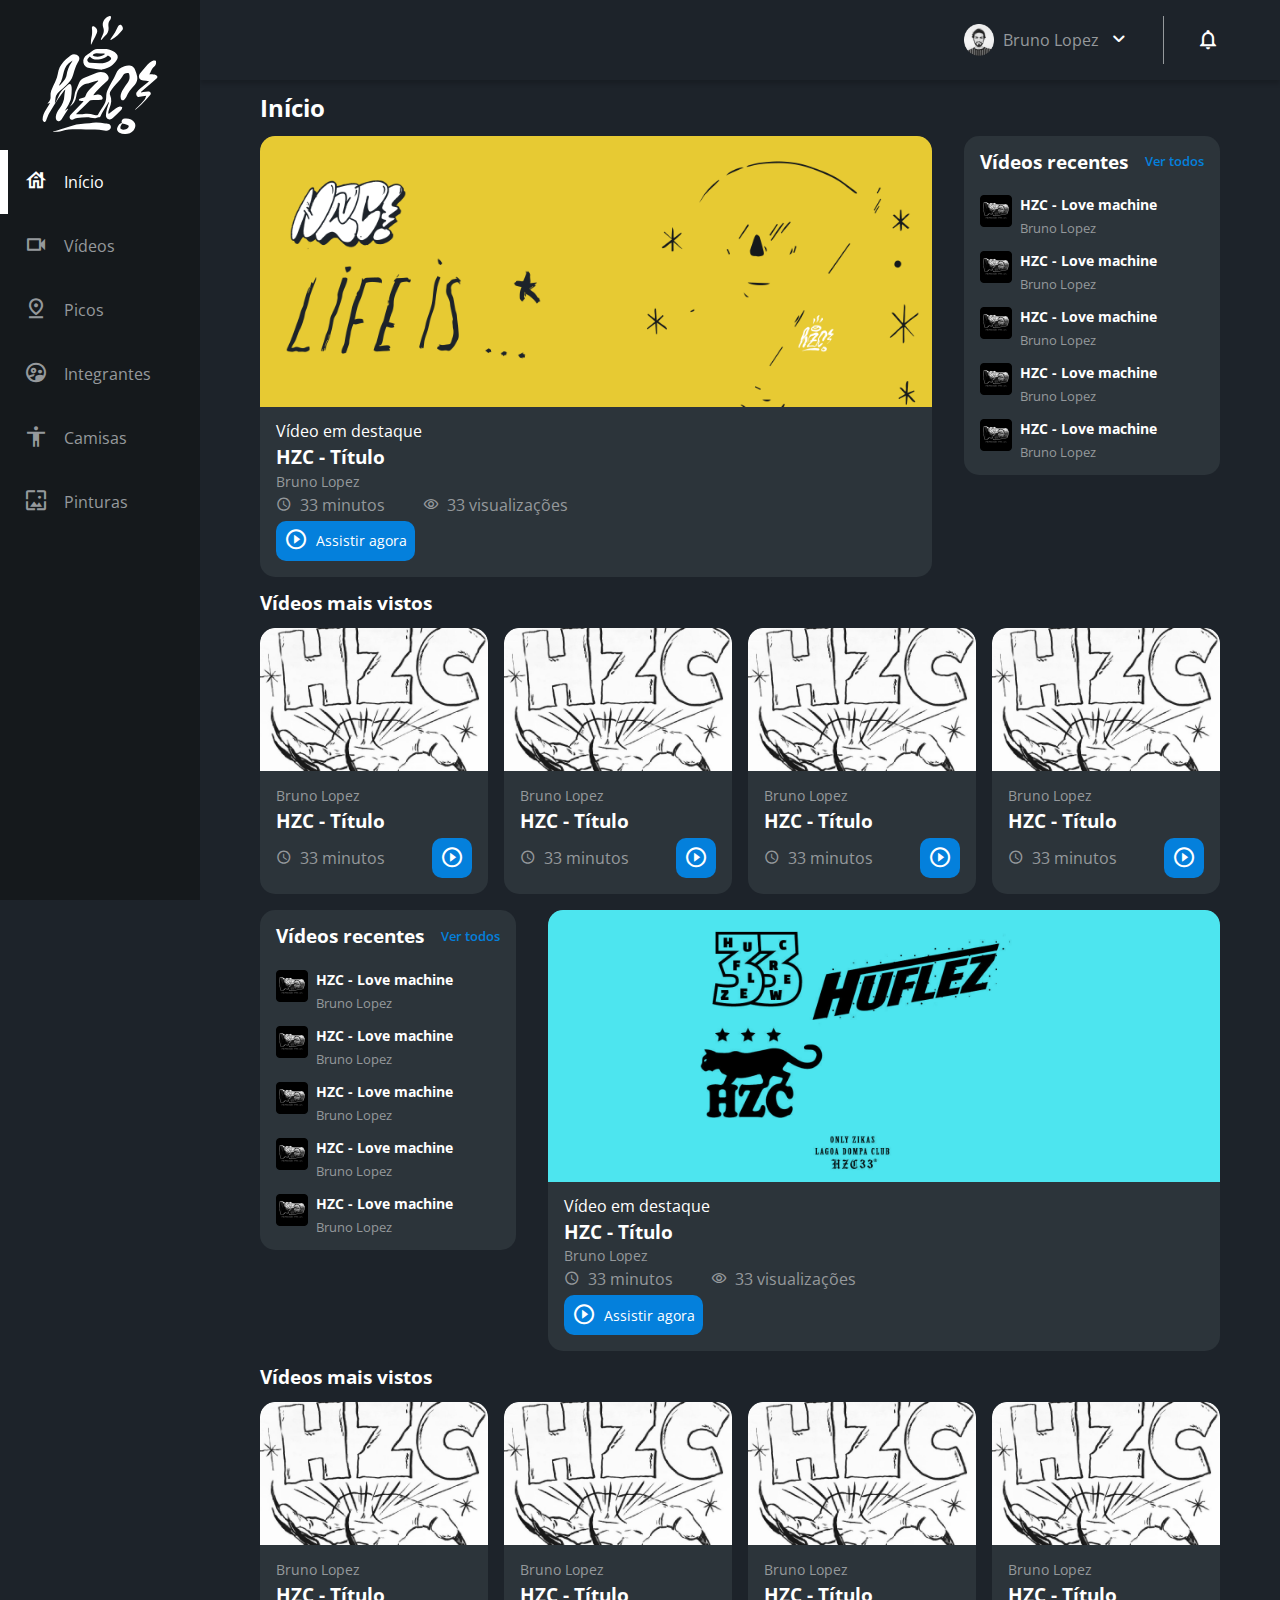
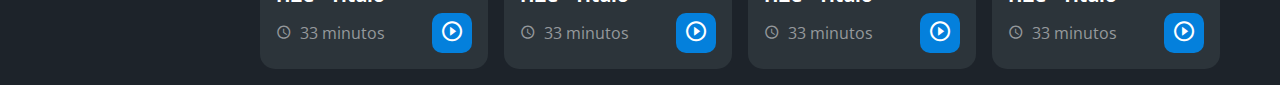
<file: index.html>
<!DOCTYPE html>
<html lang="pt-br">

<head>
    <meta charset="UTF-8">
    <meta http-equiv="X-UA-Compatible" content="IE=edge">
    <meta name="viewport" content="width=device-width, initial-scale=1.0">
    <title>HZC|Home</title>
    <link rel="preconnect" href="https://fonts.googleapis.com">
    <link rel="preconnect" href="https://fonts.gstatic.com" crossorigin>
    <link rel="stylesheet" href="https://fonts.googleapis.com/css2?family=Open+Sans:wght@400;600;700&display=swap">
    <link rel="stylesheet" href="assets/css/reset.css">
    <link rel="stylesheet" href="estilos.css">
</head>
<body>
    <header class="cabecalho">
        <button class="cabecalho__menu" aria-label="Menu"><i></i></button>
        <img src="assets/img/logo.svg" alt="Logotipo da HZC" class="cabecalho__logo">
        <p class="cabecalho__perfil">Bruno Lopez</p>
        <button class="cabecalho__notificacao" aria-label="Notificação"><i></i></button>
    </header>
    <nav class="menu-lateral">
        <img src="assets/img/logo.svg" alt="Logotipo da HZC" class="menu-lateral__logo">
        <a href="#" class="menu-lateral__link menu-lateral__link--inicio menu-lateral__link--ativo">Início</a>
        <a href="#" class="menu-lateral__link menu-lateral__link--videos">Vídeos</a>
        <a href="#" class="menu-lateral__link menu-lateral__link--picos">Picos</a>
        <a href="#" class="menu-lateral__link menu-lateral__link--integrantes">Integrantes</a>
        <a href="#" class="menu-lateral__link menu-lateral__link--camisas">Camisas</a>
        <a href="#" class="menu-lateral__link menu-lateral__link--pinturas">Pinturas</a>
    </nav>
    <main class="principal">
        <h2 class="titulo-pagina">Início</h2>
        <article class="cartao cartao--destaque destaque-video">
            <img src="assets/img/banner-mobile_1.png" alt="Banner do cartao" class="cartao__imagem cartao__imagem--mobile">
            <img src="assets/img/banner_1.png" alt="Banner do cartao" class="cartao__imagem cartao__imagem--desktop">
            <div class="cartao__conteudo">
                <p class="cartao__destaque">Vídeo em destaque</p>
                <h3 class="cartao__titulo">HZC - Título</h3>
                <p class="cartao__perfil">Bruno Lopez</p>
                <p class="cartao__info cartao__info--tempo">33 minutos</p>
                <p class="cartao__info cartao__info--visualizacao">33 visualizações</p>
                <button class="cartao__botao cartao__botao--play cartao__botao--destaque">Assistir agora</button>
            </div>
        </article>
        <article class="cartao cartao--recentes videos-recentes">
            <h3 class="cartao__titulo">Vídeos recentes</h3>
            <a href="#" class="cartao__link">Ver todos</a>
            <ul class="cartao__lista">
                <li class="cartao__item">
                    <img src="assets/img/miniatura_1.png" alt="Thumbnail" class="cartao__item-thumbnail">
                    <h4 class="cartao__item-titulo">HZC - Love machine</h4>
                    <p class="cartao__item-perfil">Bruno Lopez</p>
                </li>
                <li class="cartao__item">
                    <img src="assets/img/miniatura_1.png" alt="Thumbnail" class="cartao__item-thumbnail">
                    <h4 class="cartao__item-titulo">HZC - Love machine</h4>
                    <p class="cartao__item-perfil">Bruno Lopez</p>
                </li>
                <li class="cartao__item">
                    <img src="assets/img/miniatura_1.png" alt="Thumbnail" class="cartao__item-thumbnail">
                    <h4 class="cartao__item-titulo">HZC - Love machine</h4>
                    <p class="cartao__item-perfil">Bruno Lopez</p>
                </li>
                <li class="cartao__item">
                    <img src="assets/img/miniatura_1.png" alt="Thumbnail" class="cartao__item-thumbnail">
                    <h4 class="cartao__item-titulo">HZC - Love machine</h4>
                    <p class="cartao__item-perfil">Bruno Lopez</p>
                </li>
                <li class="cartao__item">
                    <img src="assets/img/miniatura_1.png" alt="Thumbnail" class="cartao__item-thumbnail">
                    <h4 class="cartao__item-titulo">HZC - Love machine</h4>
                    <p class="cartao__item-perfil">Bruno Lopez</p>
                </li>
            </ul>
        </article>
        <section class="secao secao-videos">
            <h3 class="titulo-secao">Vídeos mais vistos</h3>
            <article class="cartao">
                <img src="assets/img/video_1.png" alt="Vídeo" class="cartao__imagem">
                <div class="cartao__conteudo">
                    <p class="cartao__perfil">Bruno Lopez</p>
                    <h3 class="cartao__titulo">HZC - Título</h3>
                    <p class="cartao__info cartao__info--tempo">33 minutos</p>
                    <button class="cartao__botao cartao__botao--play" aria-label="Assistir agora"></button>
                </div>
            </article>
            <article class="cartao">
                <img src="assets/img/video_1.png" alt="Vídeo" class="cartao__imagem">
                <div class="cartao__conteudo">
                    <p class="cartao__perfil">Bruno Lopez</p>
                    <h3 class="cartao__titulo">HZC - Título</h3>
                    <p class="cartao__info cartao__info--tempo">33 minutos</p>
                    <button class="cartao__botao cartao__botao--play" aria-label="Assistir agora"></button>
                </div>
            </article>
            <article class="cartao">
                <img src="assets/img/video_1.png" alt="Vídeo" class="cartao__imagem">
                <div class="cartao__conteudo">
                    <p class="cartao__perfil">Bruno Lopez</p>
                    <h3 class="cartao__titulo">HZC - Título</h3>
                    <p class="cartao__info cartao__info--tempo">33 minutos</p>
                    <button class="cartao__botao cartao__botao--play" aria-label="Assistir agora"></button>
                </div>
            </article>
            <article class="cartao">
                <img src="assets/img/video_1.png" alt="Vídeo" class="cartao__imagem">
                <div class="cartao__conteudo">
                    <p class="cartao__perfil">Bruno Lopez</p>
                    <h3 class="cartao__titulo">HZC - Título</h3>
                    <p class="cartao__info cartao__info--tempo">33 minutos</p>
                    <button class="cartao__botao cartao__botao--play" aria-label="Assistir agora"></button>
                </div>
            </article>
        </section>
        <article class="cartao cartao--recentes produtos-recentes">
            <h3 class="cartao__titulo">Vídeos recentes</h3>
            <a href="#" class="cartao__link">Ver todos</a>
            <ul class="cartao__lista">
                <li class="cartao__item">
                    <img src="assets/img/miniatura_1.png" alt="Thumbnail" class="cartao__item-thumbnail">
                    <h4 class="cartao__item-titulo">HZC - Love machine</h4>
                    <p class="cartao__item-perfil">Bruno Lopez</p>
                </li>
                <li class="cartao__item">
                    <img src="assets/img/miniatura_1.png" alt="Thumbnail" class="cartao__item-thumbnail">
                    <h4 class="cartao__item-titulo">HZC - Love machine</h4>
                    <p class="cartao__item-perfil">Bruno Lopez</p>
                </li>
                <li class="cartao__item">
                    <img src="assets/img/miniatura_1.png" alt="Thumbnail" class="cartao__item-thumbnail">
                    <h4 class="cartao__item-titulo">HZC - Love machine</h4>
                    <p class="cartao__item-perfil">Bruno Lopez</p>
                </li>
                <li class="cartao__item">
                    <img src="assets/img/miniatura_1.png" alt="Thumbnail" class="cartao__item-thumbnail">
                    <h4 class="cartao__item-titulo">HZC - Love machine</h4>
                    <p class="cartao__item-perfil">Bruno Lopez</p>
                </li>
                <li class="cartao__item">
                    <img src="assets/img/miniatura_1.png" alt="Thumbnail" class="cartao__item-thumbnail">
                    <h4 class="cartao__item-titulo">HZC - Love machine</h4>
                    <p class="cartao__item-perfil">Bruno Lopez</p>
                </li>
            </ul>
        </article>
        <article class="cartao cartao--destaque destaque-produtos">
            <img src="assets/img/banner-mobile_2.png" alt="Banner do cartao" class="cartao__imagem cartao__imagem--mobile">
            <img src="assets/img/banner_2.png" alt="Banner do cartao" class="cartao__imagem cartao__imagem--desktop">
            <div class="cartao__conteudo">
                <p class="cartao__destaque">Vídeo em destaque</p>
                <h3 class="cartao__titulo">HZC - Título</h3>
                <p class="cartao__perfil">Bruno Lopez</p>
                <p class="cartao__info cartao__info--tempo">33 minutos</p>
                <p class="cartao__info cartao__info--visualizacao">33 visualizações</p>
                <button class="cartao__botao cartao__botao--play cartao__botao--destaque">Assistir agora</button>
            </div>
        </article>
        <section class="secao secao-produtos">
            <h3 class="titulo-secao">Vídeos mais vistos</h3>
            <article class="cartao">
                <img src="assets/img/video_1.png" alt="Vídeo" class="cartao__imagem">
                <div class="cartao__conteudo">
                    <p class="cartao__perfil">Bruno Lopez</p>
                    <h3 class="cartao__titulo">HZC - Título</h3>
                    <p class="cartao__info cartao__info--tempo">33 minutos</p>
                    <button class="cartao__botao cartao__botao--play" aria-label="Assistir agora"></button>
                </div>
            </article>
            <article class="cartao">
                <img src="assets/img/video_1.png" alt="Vídeo" class="cartao__imagem">
                <div class="cartao__conteudo">
                    <p class="cartao__perfil">Bruno Lopez</p>
                    <h3 class="cartao__titulo">HZC - Título</h3>
                    <p class="cartao__info cartao__info--tempo">33 minutos</p>
                    <button class="cartao__botao cartao__botao--play" aria-label="Assistir agora"></button>
                </div>
            </article>
            <article class="cartao">
                <img src="assets/img/video_1.png" alt="Vídeo" class="cartao__imagem">
                <div class="cartao__conteudo">
                    <p class="cartao__perfil">Bruno Lopez</p>
                    <h3 class="cartao__titulo">HZC - Título</h3>
                    <p class="cartao__info cartao__info--tempo">33 minutos</p>
                    <button class="cartao__botao cartao__botao--play" aria-label="Assistir agora"></button>
                </div>
            </article>
            <article class="cartao">
                <img src="assets/img/video_1.png" alt="Vídeo" class="cartao__imagem">
                <div class="cartao__conteudo">
                    <p class="cartao__perfil">Bruno Lopez</p>
                    <h3 class="cartao__titulo">HZC - Título</h3>
                    <p class="cartao__info cartao__info--tempo">33 minutos</p>
                    <button class="cartao__botao cartao__botao--play" aria-label="Assistir agora"></button>
                </div>
            </article>
        </section>
    </main>
    <script src="index.js"></script>
</body>
</file>
<file: estilos.css>
@font-face {
    font-family: 'icones';
    src: url(assets/font/icones.ttf);
}

body {
    background-color: #1D232A;
    font-family: 'Open Sans', 'icones', sans-serif;
    color: #FFFFFF;
}

@media screen and (min-width: 960px) {
    body {
        display: grid;
        grid-template-columns: auto 1fr;
    }
}

.cabecalho {
    display: flex;
    justify-content: space-between;
    align-items: center;
    background-color: #15191C;
    padding: 8px 16px;
    box-shadow: 0px 4px 4px rgba(0, 0, 0, 0.16);
}

.cabecalho__menu i::before {
    content: "\e904";
    font-size: 24px;
}

.cabecalho__notificacao i::before {
    content: "\e906";
    font-size: 24px;
}

.cabecalho__logo {
    width: 40px;
}

.cabecalho__perfil {
    display: none;
}

@media screen and (min-width: 960px) {
    .cabecalho {
        background-color: #1D232A;
        display: grid;
        column-gap: 32px;
        grid-template-columns: 1fr auto;
        padding: 16px 60px;
        height: 80px;
        box-sizing: border-box;
        grid-column: 2;
    }

    .cabecalho__menu {
        display: none;
    }

    .cabecalho__logo {
        display: none;
    }

    .cabecalho__perfil {
        display: grid;
        grid-template-columns: repeat(3, auto);
        column-gap: 8px;
        align-items: center;
        justify-self: flex-end;
        color: #95999C;
        padding: 8px 32px;
        border-right: 1px solid #95999C;
    }

    .cabecalho__perfil::before {
        content: "";
        display: block;
        width: 32px;
        height: 32px;
        background-image: url(assets/img/profile_2.png);
        background-size: contain;
        background-repeat: no-repeat;
        background-position: center;
    }

    .cabecalho__perfil::after {
        content: "\e90d";
        color: #FFFFFF;
        font-size: 1.5rem;
    }
}

.menu-lateral {
    display: flex;
    flex-direction: column;
    background-color: #15191C;
    width: 75vw;
    height: 100vh;

    position: absolute;
    left: -100vw;
    transition: .25s;
}

.menu-lateral--ativo {
    left: 0;
    transition: .25s;
}

.menu-lateral__logo {
    width: 118px;
    align-self: center;
    padding: 16px;
}

.menu-lateral__link {
    height: 64px;
    color: #95999C;
    padding-left: 64px;
    display: flex;
    align-items: center;
}

.menu-lateral__link--ativo {
    color: #FFFFFF;
    padding-left: 56px;
    border-left: 8px solid #FFFFFF;
}

.menu-lateral__link::before {
    content: "\e900";
    width: 24px;
    height: 24px;
    font-size: 24px;
    position: absolute;
    left: 24px;
}

.menu-lateral__link--inicio::before {
    content: "\e902";
}

.menu-lateral__link--videos::before {
    content: "\e90e";
}

.menu-lateral__link--picos::before {
    content: "\e909";
}

.menu-lateral__link--integrantes::before {
    content: "\e903";
}

.menu-lateral__link--camisas::before {
    content: "\e900";
}

.menu-lateral__link--pinturas::before {
    content: "\e90a";
}

@media screen and (min-width: 960px) {
    .menu-lateral {
        position: static;
        width: 200px;
        grid-column: 1;
        grid-row: 1 / span 2;
    }
}

.principal {
    padding: 24px 16px;
    display: grid;
    gap: 16px;
}

.titulo-pagina {
    font-size: 1.5rem;
    font-weight: 700;
}

.titulo-secao {
    font-size: 1.2rem;
    font-weight: 700;
}

@media screen and (min-width: 960px) {
    .principal {
        display: grid;
        grid-template-columns: auto 1fr auto;
        grid-template-areas: 
            "titulo-pagina titulo-pagina titulo-pagina"
            "destaque-video destaque-video videos-recentes"
            "secao-videos secao-videos secao-videos"
            "produtos-recentes destaque-produtos destaque-produtos"
            "secao-produtos secao-produtos secao-produtos"       
        ;
        column-gap: 32px;
        padding: 16px 60px;
        grid-column: 2;
    }

    .titulo-secao {
        grid-column: span 4;
    }
}

.cartao {
    width: 100%;
    border-radius: 15px;
    overflow: hidden;
    background-color: #2C343A;
}

.cartao__imagem--desktop {
    display: none;
}

.cartao--destaque {
    margin-bottom: 16px;
}

.cartao__conteudo {
    padding: 16px;
    display: grid;
    grid-template-columns: auto 1fr;
    gap: 8px;
}

.cartao__destaque {
    grid-column: span 2;
}

.cartao__titulo {
    font-size: 1.2rem;
    font-weight: 700;
    grid-column: span 2;
}

.cartao__perfil {
    color: #95999C;
    font-size: 0.9rem;
    grid-column: span 2;
}

.cartao__info {
    display: flex;
    align-items: center;
    color: #95999C;
}

.cartao__info--tempo::before {
    content: "\e90c";
    margin-right: 8px;    
}

.cartao__info--visualizacao::before {
    content: "\e90f";
    margin-right: 8px;    
}

.cartao__botao {
    display: flex;
    justify-content: center;
    align-items: center;
    background-color: #0480DC;
    width: 40px;
    height: 40px;
    border-radius: 10px;
    font-size: 0.9rem;
    justify-self: flex-end;
}

.cartao__botao--play::before {
    content: "\e90b";
    font-size: 24px;
}

.cartao__botao--destaque {
    width: 100%;
    grid-column: span 2;
}

.cartao__botao--destaque::before {
    margin-right: 8px;
}

.cartao--recentes {
    display: none;
}

@media screen and (min-width: 960px) {
    .cartao--destaque {
        margin-bottom: 0;
    }

    .cartao__imagem--mobile {
        display: none;
    }

    .cartao__imagem--desktop {
        display: block;
    }

    .cartao__botao--destaque {
        grid-column: auto;
        padding: 16px 8px;
    }

    .cartao--recentes {
        display: grid;
        grid-template-columns: auto auto;
        align-items: center;
        row-gap: 24px;
        width: 256px;
        padding: 16px;
        box-sizing: border-box;
        align-self: flex-start;
    }

    .cartao--recentes .cartao__titulo {
        grid-column: auto;
    }

    .cartao__link {
        font-size: 0.8rem;
        font-weight: 600;
        color: #0480DC;
        justify-self: flex-end;
    }
    
    .cartao__lista {
        display: grid;
        row-gap: 16px;
        grid-column: span 2;
    }

    .cartao__item {
        display: grid;
        grid-template-columns: auto 1fr;
        gap: 8px;
    }

    .cartao__item-thumbnail {
        width: 32px;
        grid-row: span 2;
    }

    .cartao__item-titulo {
        font-size: 0.9rem;
        line-height: 1.2rem;
        font-weight: 700;
    }

    .cartao__item-perfil {
        font-size: 0.8rem;
        color: #95999C;
    }
}

.secao {
    display: grid;
    gap: 16px;
}

@media screen and (min-width: 960px) {
    .secao {
        grid-template-columns: repeat(4, 1fr);
    }

    .destaque-video {
        grid-area: destaque-video;
    }
    
    .videos-recentes {
        grid-area: videos-recentes;
    }
    
    .secao-videos {
        grid-area: secao-videos;
    }
    
    .destaque-produtos {
        grid-area: destaque-produtos;
    }
    
    .produtos-recentes {
        grid-area: produtos-recentes;
    }
    
    .secao-produtos {
        grid-area: secao-produtos;
    }
}
</file>
